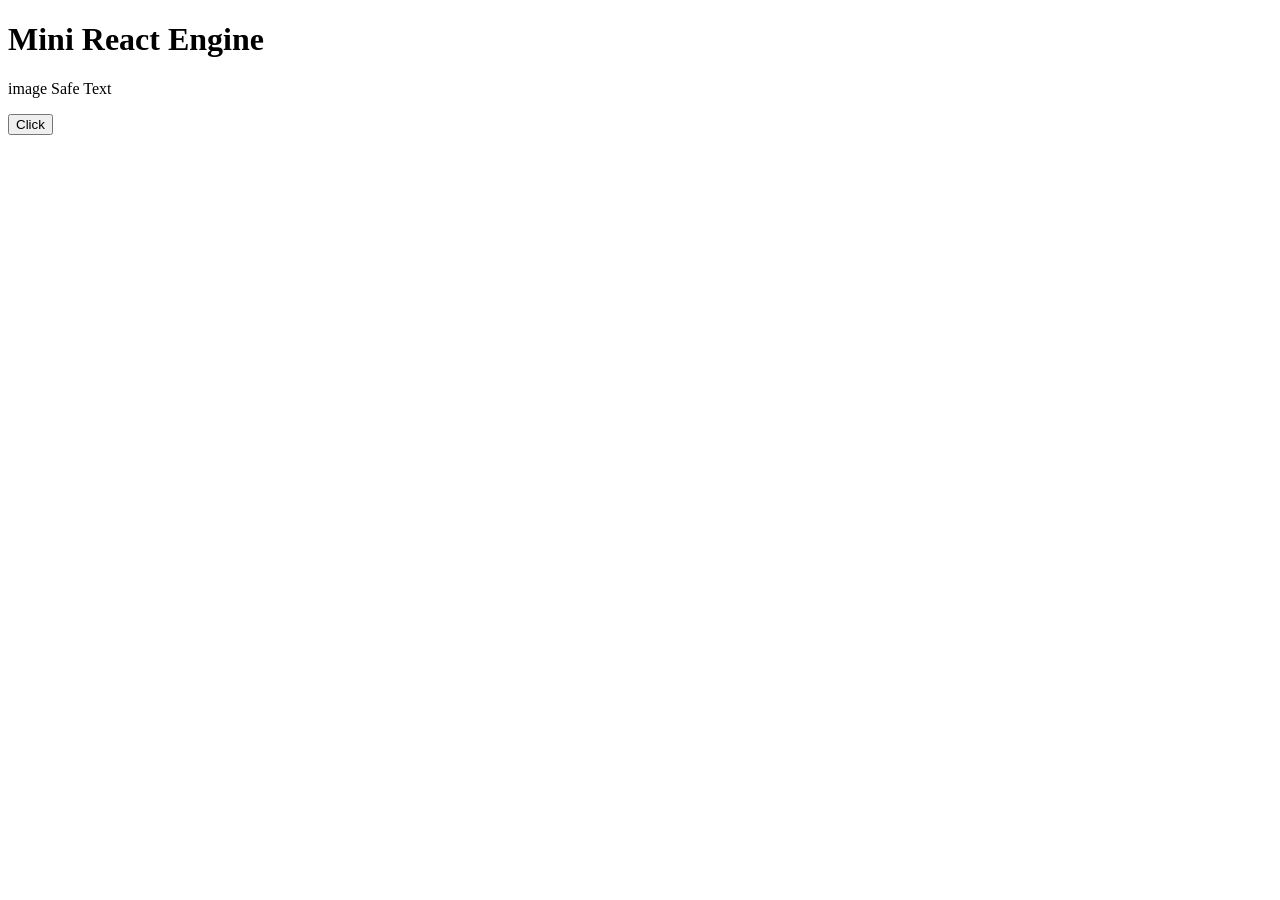
<file: index.html>
<!DOCTYPE html>
<html lang="en">
<head>
  <meta charset="UTF-8">
  <meta name="viewport" content="width=device-width, initial-scale=1.0">
  <title>Mini React Engine</title>
</head>
<body>
  <div id="app"></div>

  <script type="module" src="./test-runner.js"></script>
</body>
</html>
</file>
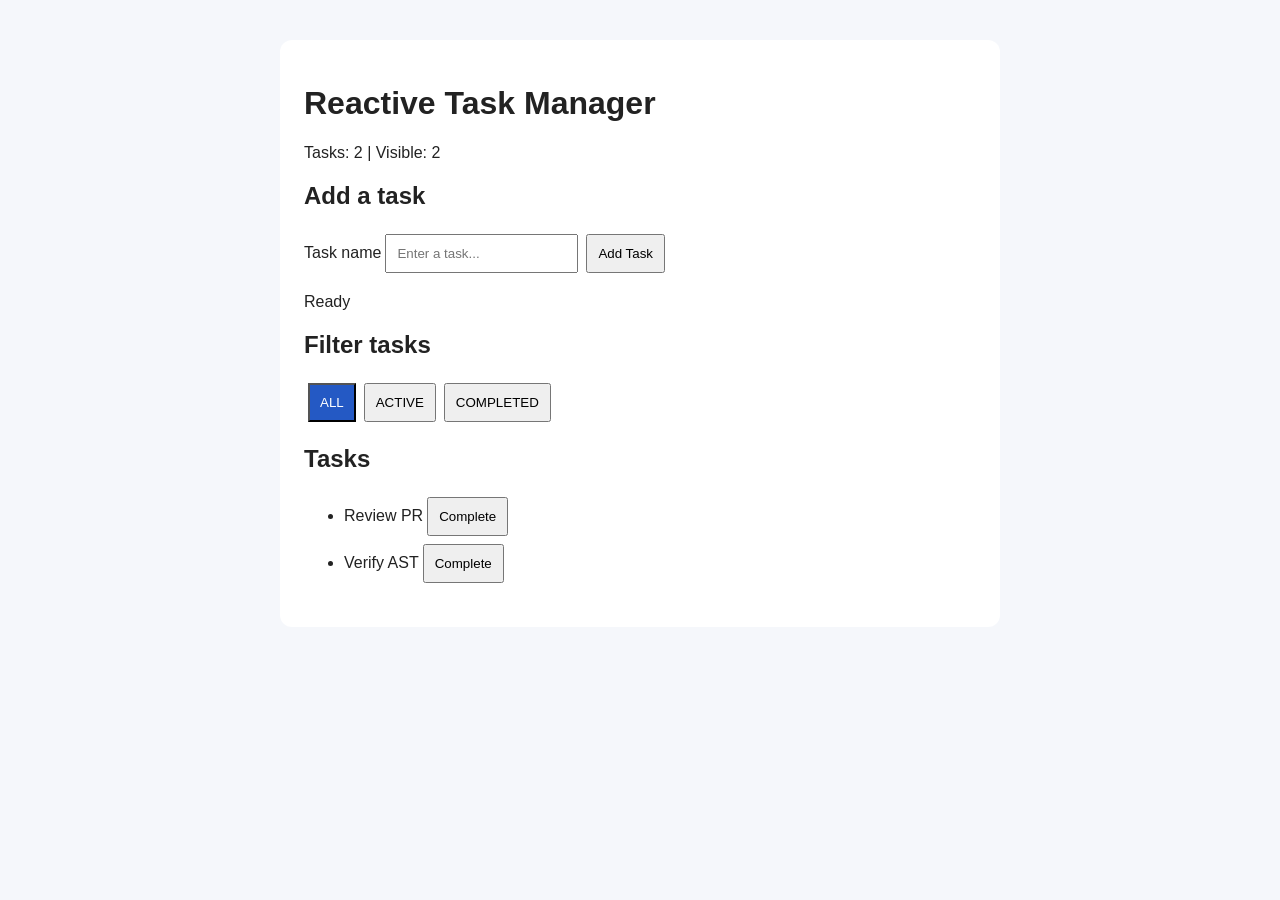
<file: Ex2/index.html>
<!DOCTYPE html>
<html lang="en">
<head>
  <meta charset="UTF-8">
  <meta name="viewport" content="width=device-width, initial-scale=1.0">
  <title>Reactive Task Manager</title>

  <style>
    body {
      font-family: Arial, sans-serif;
      max-width: 720px;
      margin: 40px auto;
      padding: 0 20px;
      color: #222;
      background: #f5f7fb;
    }

    main {
      background: white;
      padding: 24px;
      border-radius: 12px;
    }

    input, button {
      padding: 10px;
      margin: 4px;
    }

    button {
      cursor: pointer;
    }

    button[aria-pressed="true"] {
      background: #2459c4;
      color: white;
    }

    .task-list {
      padding-left: 24px;
    }

    .task-list li {
      margin: 12px 0;
    }

    .completed {
      text-decoration: line-through;
      color: #777;
    }
  </style>
</head>

<body>
  <div id="app"></div>
  <script type="module" src="./test-runner.js"></script>
</body>
</html>
</file>
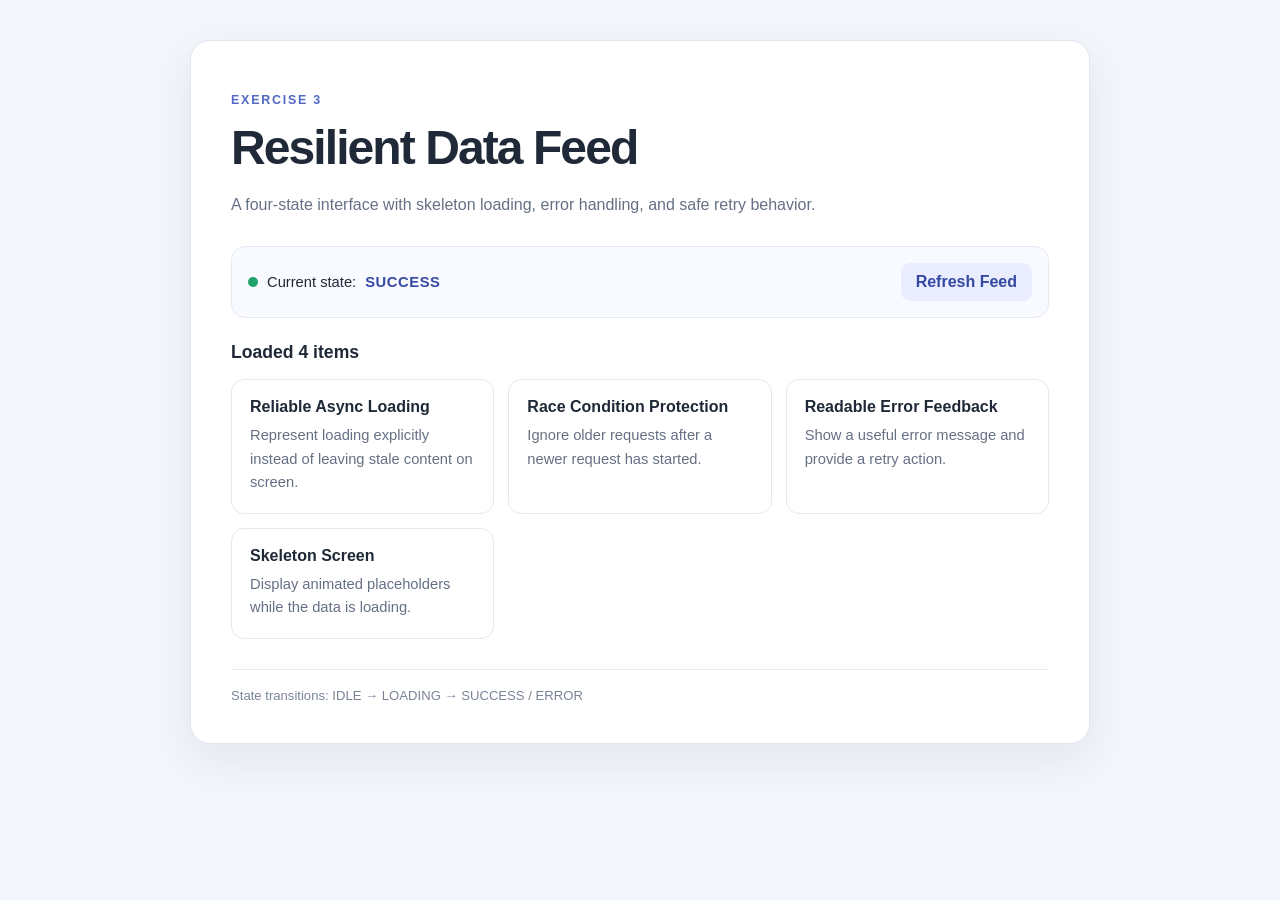
<file: Ex3/index.html>
<!DOCTYPE html>
<html lang="en">
<head>
  <meta charset="UTF-8">
  <meta name="viewport" content="width=device-width, initial-scale=1.0">
  <title>Resilient Data Feed</title>
  <link rel="stylesheet" href="./styles.css">
  <script type="module" src="./state-machine.js"></script>
</head>
<body>
  <main id="app" class="app-shell">
    <header class="page-header">
      <p class="eyebrow">EXERCISE 3</p>
      <h1>Resilient Data Feed</h1>
      <p class="subtitle">
        A four-state interface with skeleton loading, error handling,
        and safe retry behavior.
      </p>
    </header>

    <section class="toolbar" aria-label="Feed controls">
      <div class="state-indicator">
        <span id="state-dot" class="state-dot" data-state="IDLE"></span>
        <span>Current state:</span>
        <strong id="state-label">IDLE</strong>
      </div>

      <button type="button" data-action="reload" class="button button-secondary">
        Refresh Feed
      </button>
    </section>

    <p id="announcer" class="sr-only" role="status" aria-live="polite"></p>

    <section
      id="feed-content"
      class="feed-content"
      aria-label="Feed results"
      aria-busy="false"
    >
      <p class="empty-message">Preparing data feed...</p>
    </section>

    <footer class="page-footer">
      State transitions: IDLE → LOADING → SUCCESS / ERROR
    </footer>
  </main>
</body>
</html>
</file>
<file: Ex3/styles.css>
:root {
  font-family: Inter, "Segoe UI", Arial, sans-serif;
  color: #1f2937;
  background: #f3f6fb;
  font-synthesis: none;
}

* {
  box-sizing: border-box;
}

body {
  margin: 0;
  min-height: 100vh;
  padding: 40px 20px;
}

button {
  font: inherit;
}

.app-shell {
  width: min(900px, 100%);
  margin: 0 auto;
  padding: clamp(20px, 4vw, 40px);
  border: 1px solid #e1e7f0;
  border-radius: 20px;
  background: #fff;
  box-shadow: 0 16px 45px rgb(22 43 77 / 8%);
}

.page-header {
  margin-bottom: 28px;
}

.eyebrow {
  color: #5269c5;
  font-size: 0.78rem;
  font-weight: 800;
  letter-spacing: 0.14em;
}

h1 {
  margin: 8px 0;
  font-size: clamp(2rem, 5vw, 3rem);
  letter-spacing: -0.04em;
}

.subtitle {
  max-width: 620px;
  color: #667085;
  line-height: 1.7;
}

.toolbar {
  display: flex;
  align-items: center;
  justify-content: space-between;
  flex-wrap: wrap;
  gap: 14px;
  padding: 16px;
  border: 1px solid #e5eaf3;
  border-radius: 14px;
  background: #f9faff;
}

.state-indicator {
  display: flex;
  align-items: center;
  gap: 9px;
  font-size: 0.92rem;
}

.state-indicator strong {
  color: #3549a1;
  letter-spacing: 0.04em;
}

.state-dot {
  width: 10px;
  height: 10px;
  border-radius: 50%;
  background: #98a2b3;
}

.state-dot[data-state="LOADING"] {
  background: #e9a23b;
  animation: state-pulse 1s ease-in-out infinite;
}

.state-dot[data-state="SUCCESS"] {
  background: #20a36b;
}

.state-dot[data-state="ERROR"] {
  background: #d04444;
}

.button {
  border: 0;
  border-radius: 9px;
  padding: 10px 15px;
  font-weight: 700;
  cursor: pointer;
  transition: transform 120ms ease, opacity 120ms ease;
}

.button:hover {
  transform: translateY(-1px);
}

.button:focus-visible {
  outline: 3px solid #a8b7ff;
  outline-offset: 3px;
}

.button:disabled {
  cursor: not-allowed;
  opacity: 0.6;
}

.button-secondary {
  color: #3549a1;
  background: #e9edff;
}

.button-primary {
  color: #fff;
  background: #3549a1;
}

.feed-content {
  margin-top: 24px;
  min-height: 180px;
}

.feed-heading {
  margin: 0 0 16px;
  font-size: 1.1rem;
}

.feed-grid {
  display: grid;
  grid-template-columns: repeat(auto-fit, minmax(220px, 1fr));
  gap: 14px;
  padding: 0;
  margin: 0;
  list-style: none;
}

.feed-card {
  padding: 18px;
  border: 1px solid #e2e8f2;
  border-radius: 13px;
  background: #fff;
}

.feed-card h3 {
  margin: 0 0 8px;
  font-size: 1rem;
}

.feed-card p {
  margin: 0;
  color: #667085;
  font-size: 0.92rem;
  line-height: 1.6;
}

.skeleton-grid {
  display: grid;
  grid-template-columns: repeat(auto-fit, minmax(220px, 1fr));
  gap: 14px;
}

.skeleton-card {
  padding: 18px;
  border: 1px solid #e5eaf3;
  border-radius: 13px;
}

.skeleton-line {
  height: 13px;
  margin-bottom: 12px;
  border-radius: 6px;
  background: #e8edf5;
  animation: skeleton-pulse 1.2s ease-in-out infinite;
}

.skeleton-line:last-child {
  margin-bottom: 0;
}

.skeleton-line-title {
  width: 62%;
  height: 17px;
}

.skeleton-line-medium {
  width: 88%;
}

.skeleton-line-short {
  width: 48%;
}

.error-panel {
  padding: 24px;
  border: 1px solid #f0b9b9;
  border-radius: 14px;
  background: #fff7f7;
}

.error-panel h2 {
  margin-top: 0;
  color: #9b2929;
}

.error-panel p {
  color: #704040;
  line-height: 1.6;
}

.error-actions {
  display: flex;
  flex-wrap: wrap;
  align-items: center;
  gap: 12px;
}

.error-detail {
  color: #8a5252;
  font-size: 0.85rem;
}

.empty-message {
  color: #667085;
}

.page-footer {
  margin-top: 30px;
  padding-top: 18px;
  border-top: 1px solid #e5eaf3;
  color: #7a8496;
  font-size: 0.82rem;
}

.sr-only {
  position: absolute;
  width: 1px;
  height: 1px;
  padding: 0;
  margin: -1px;
  overflow: hidden;
  clip: rect(0, 0, 0, 0);
  white-space: nowrap;
  border: 0;
}

@keyframes skeleton-pulse {
  0%, 100% {
    opacity: 0.5;
  }

  50% {
    opacity: 1;
  }
}

@keyframes state-pulse {
  0%, 100% {
    opacity: 0.45;
  }

  50% {
    opacity: 1;
  }
}

@media (prefers-reduced-motion: reduce) {
  *,
  *::before,
  *::after {
    animation-duration: 0.01ms !important;
    animation-iteration-count: 1 !important;
    transition-duration: 0.01ms !important;
  }
}
</file>
